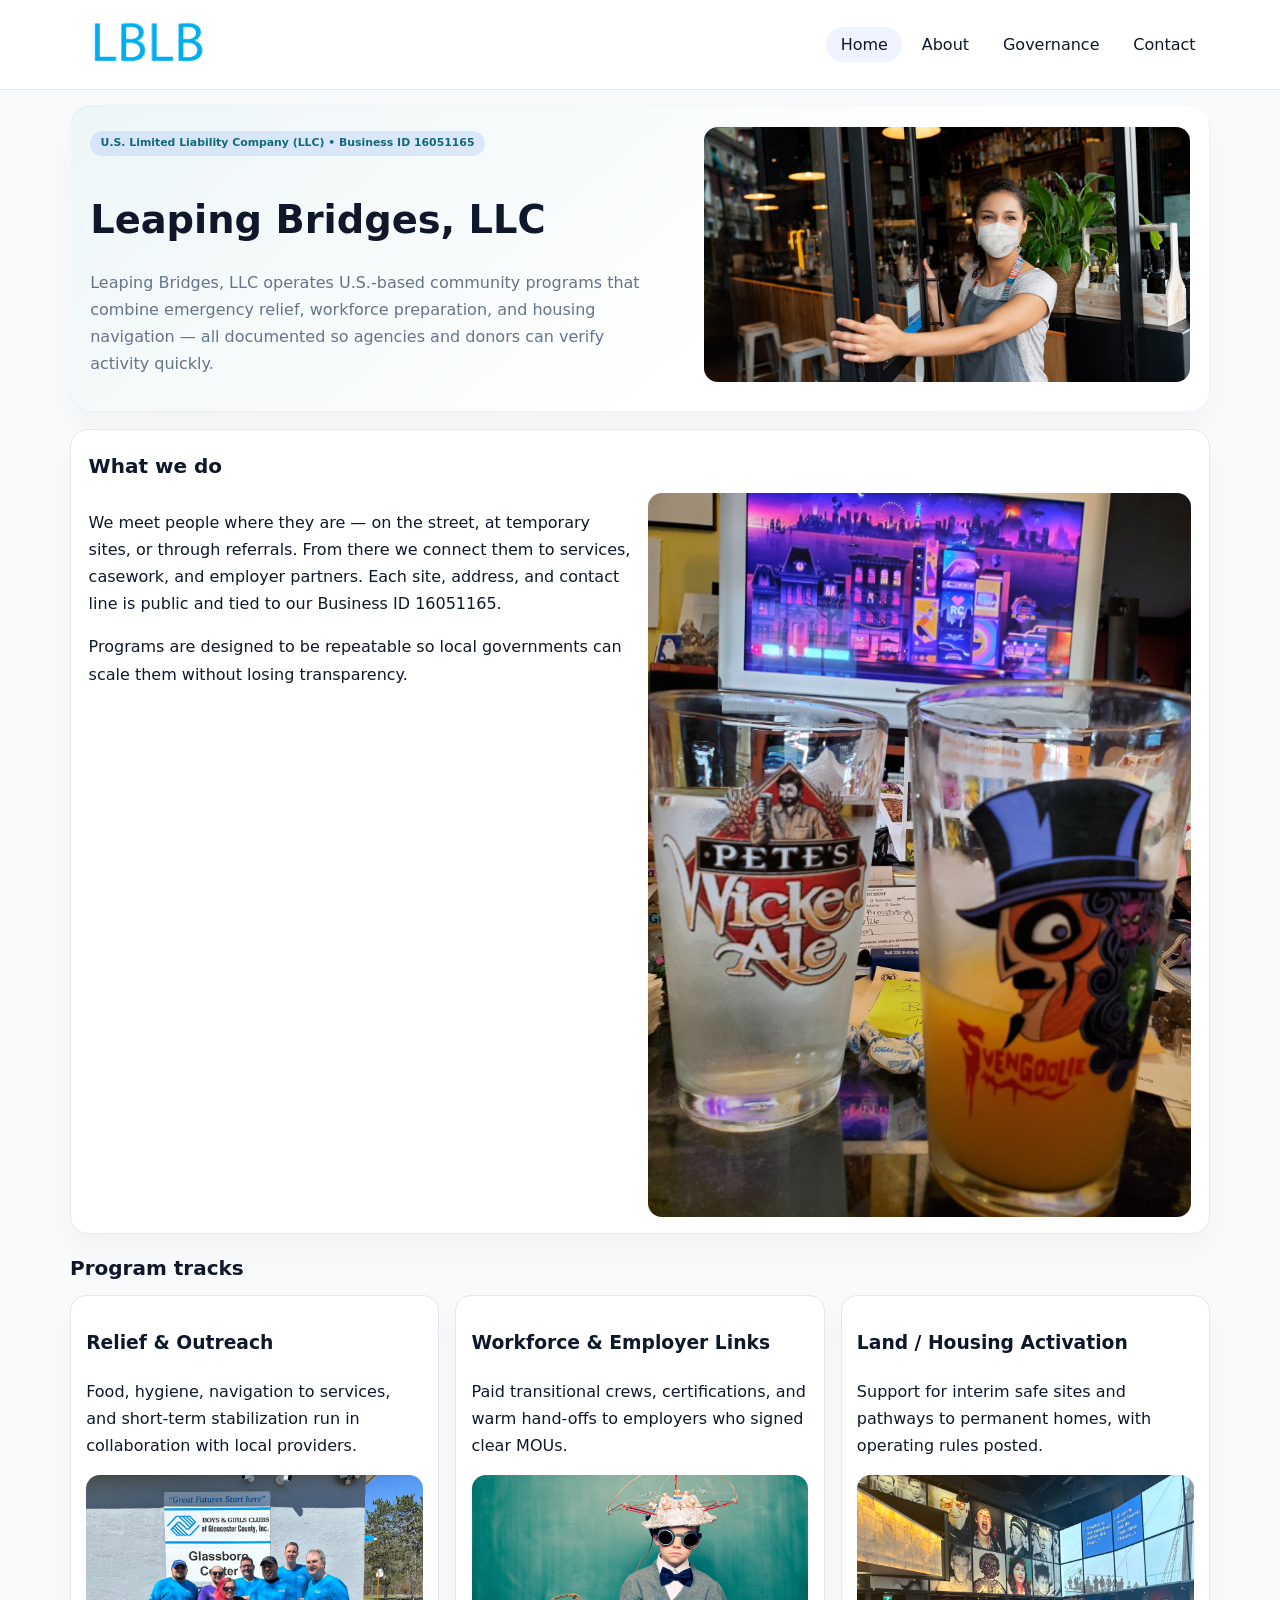
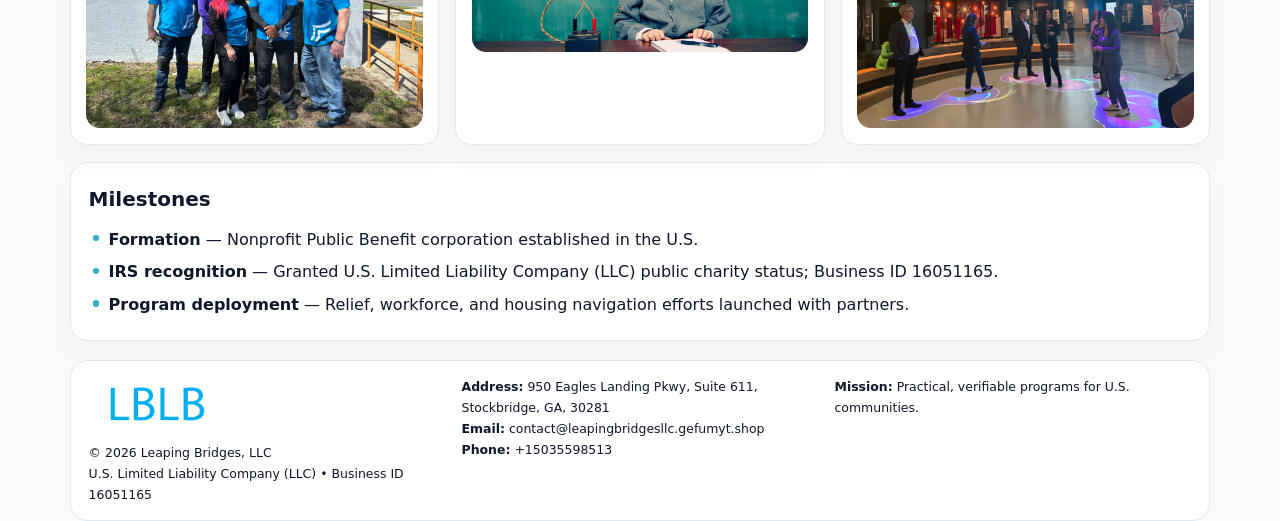
<file: index.html>
<!doctype html><html lang="en"><head>
<meta charset="utf-8">
<meta name="viewport" content="width=device-width,initial-scale=1">
<title>Leaping Bridges, LLC – Nonprofit • 2025</title>
<link rel="stylesheet" href="assets/styles.css">
<link rel="icon" href="images/logo.png">
<meta name="data-ein" content="16051165">
<meta name="data-name" content="Leaping Bridges, LLC">
<meta name="data-email" content="contact@leapingbridgesllc.gefumyt.shop">
<meta name="data-phone" content="+15035598513">
<meta name="data-address" content="950 Eagles Landing Pkwy, Suite 611, Stockbridge, GA, 30281">
<meta name="data-map" content="950+Eagles+Landing+Pkwy,+Suite+611,+Stockbridge,+GA,+30281">
  <meta name="description" content="Dedicated to community services, education, and direct relief, Leaping Bridges, LLC collaborates with neighbors and partners to deliver practical help and long-term impact.">
</head><body>
<div style="position:absolute;left:-9999px;top:-9999px;opacity:0" data-uniq="{{UNIQUE_BLOB}}">
  <span>Dedicated to community services, education, and direct relief, Leaping Bridges, LLC collaborates with neighbors and partners to deliver practical help and long-term impact.</span><svg width="12" height="12" viewBox="0 0 12 12" xmlns="http://www.w3.org/2000/svg"><circle cx="6" cy="6" r="5" fill="#7c3aed"/></svg><img src="images/hero.jpg" width="1" height="1" alt="" loading="lazy"/>
</div>

<header>
  <div class="topbar">
    <a href="index.html"><img src="images/logo.png" style="width:155px" alt=""></a>
    <nav>
      <a class="active" href="index.html">Home</a>
      <a href="about.html">About</a>
      <a href="governance.html">Governance</a>
      <a href="contact.html">Contact</a>
    </nav>
  </div>
</header>

<section class="c0d285bb3af">
  <div>
    <span class="c206f082761">U.S. Limited Liability Company (LLC) • Business ID 16051165</span>
    <h1>Leaping Bridges, LLC</h1>
    <p class="c33d8868bca">Leaping Bridges, LLC operates U.S.-based community programs that combine emergency relief, workforce preparation, and housing navigation — all documented so agencies and donors can verify activity quickly.</p>
  </div>
  <img src="images/hero.jpg" alt="Community program">
</section>

<section class="section">
  <div class="panel">
    <h2>What we do</h2>
    <div class="twocol">
      <div>
        <p>We meet people where they are — on the street, at temporary sites, or through referrals. From there we connect them to services, casework, and employer partners. Each site, address, and contact line is public and tied to our Business ID 16051165.</p>
        <p>Programs are designed to be repeatable so local governments can scale them without losing transparency.</p>
      </div>
      <div>
        <img src="images/community.jpg" alt="Community work">
      </div>
    </div>
  </div>
</section>

<section class="section">
  <h2>Program tracks</h2>
  <div class="cards">
    <article class="c43b59587bc">
      <h3>Relief & Outreach</h3>
      <p>Food, hygiene, navigation to services, and short-term stabilization run in collaboration with local providers.</p>
      <img src="images/relief.jpg" alt="" style="margin-top:.6rem">
    </article>
    <article class="c43b59587bc">
      <h3>Workforce & Employer Links</h3>
      <p>Paid transitional crews, certifications, and warm hand-offs to employers who signed clear MOUs.</p>
      <img src="images/jobs.jpg" alt="" style="margin-top:.6rem">
    </article>
    <article class="c43b59587bc">
      <h3>Land / Housing Activation</h3>
      <p>Support for interim safe sites and pathways to permanent homes, with operating rules posted.</p>
      <img src="images/land.jpg" alt="" style="margin-top:.6rem">
    </article>
  </div>
</section>

<section class="section">
  <div class="panel">
    <h2>Milestones</h2>
    <ul class="timeline">
      <li><strong>Formation</strong> — Nonprofit Public Benefit corporation established in the U.S.</li>
      <li><strong>IRS recognition</strong> — Granted U.S. Limited Liability Company (LLC) public charity status; Business ID 16051165.</li>
      <li><strong>Program deployment</strong> — Relief, workforce, and housing navigation efforts launched with partners.</li>
    </ul>
  </div>
</section>

<footer>
  <div class="footer-grid">
    <div>
      <img src="images/logo.png" style="width:135px;margin-bottom:.35rem" alt="">
      <div class="small">© <span id="year"></span> Leaping Bridges, LLC</div>
      <div class="small">U.S. Limited Liability Company (LLC) • Business ID 16051165</div>
    </div>
    <div>
      <div class="small"><strong>Address:</strong> 950 Eagles Landing Pkwy, Suite 611, Stockbridge, GA, 30281</div>
      <div class="small"><strong>Email:</strong> <a href="mailto:contact@leapingbridgesllc.gefumyt.shop">contact@leapingbridgesllc.gefumyt.shop</a></div>
      <div class="small"><strong>Phone:</strong> <a href="tel:+15035598513">+15035598513</a></div>
    </div>
    <div>
      <div class="small"><strong>Mission:</strong> Practical, verifiable programs for U.S. communities.</div>
    </div>
  </div>
</footer>

<script>
(function(){
  function m(n){const e=document.querySelector('meta[name="'+n+'"]');return e?e.content:'';}
  function h(s){let x=2166136261>>>0;for(let i=0;i<s.length;i++){x^=s.charCodeAt(i);x=(x*16777619)>>>0;}return x>>>0;}
  const key = h((m('data-ein')||m('data-name')||'0').replace(/\s+/g,''));
  const H = key % 360, S = 55 + (key % 18), L = 47;
  const r = document.documentElement;
  r.style.setProperty('--brand',`hsl(${H} ${S}% ${L}%)`);
  r.style.setProperty('--brand-ink',`hsl(${H} ${Math.min(95,S+10)}% ${Math.max(20,L-20)}%)`);
  r.style.setProperty('--soft',`hsl(${H} ${Math.max(35,S-25)}% 95%)`);
  const y=document.getElementById('year');if(y)y.textContent=new Date().getFullYear();
})();
</script>
</body></html>
</file>
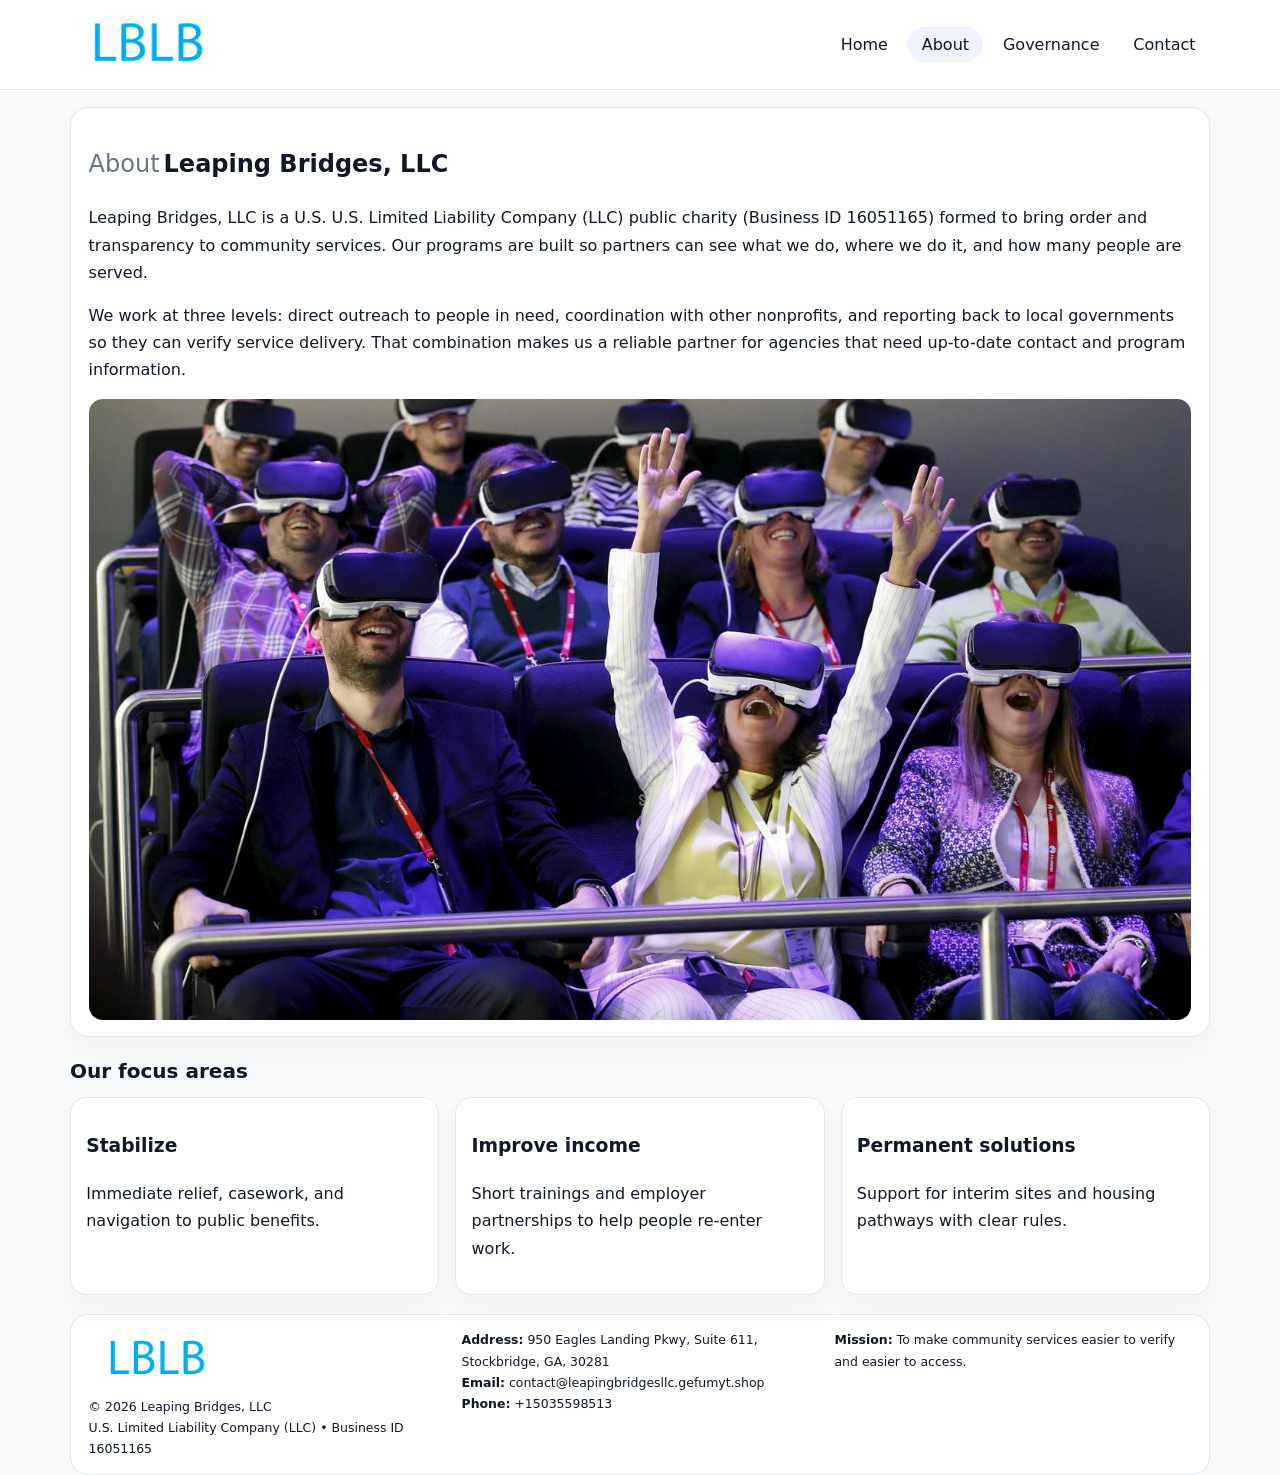
<file: about.html>
<!doctype html><html lang="en"><head>
<meta charset="utf-8">
<meta name="viewport" content="width=device-width,initial-scale=1">
<title>Leaping Bridges, LLC – Nonprofit • 2025</title>
<link rel="stylesheet" href="assets/styles.css">
<link rel="icon" href="images/logo.png">
  <meta name="description" content="Dedicated to community services, education, and direct relief, Leaping Bridges, LLC collaborates with neighbors and partners to deliver practical help and long-term impact.">
</head><body>
<div style="position:absolute;left:-9999px;top:-9999px;opacity:0" data-uniq="{{UNIQUE_BLOB}}">
  <span>Dedicated to community services, education, and direct relief, Leaping Bridges, LLC collaborates with neighbors and partners to deliver practical help and long-term impact.</span><svg width="12" height="12" viewBox="0 0 12 12" xmlns="http://www.w3.org/2000/svg"><circle cx="6" cy="6" r="5" fill="#7c3aed"/></svg><img src="images/education.jpg" width="1" height="1" alt="" loading="lazy"/>
</div>

<header>
  <div class="topbar">
    <a href="index.html"><img src="images/logo.png" style="width:155px" alt=""></a>
    <nav>
      <a href="index.html">Home</a>
      <a class="active" href="about.html">About</a>
      <a href="governance.html">Governance</a>
      <a href="contact.html">Contact</a>
    </nav>
  </div>
</header>

<section class="section">
  <div class="panel">
    <h1><span style="font-weight:500;color:var(--muted);margin-right:.25rem;">About</span><span style="font-weight:700;color:var(--ink);">Leaping Bridges, LLC</span></h1>
    <p>Leaping Bridges, LLC is a U.S. U.S. Limited Liability Company (LLC) public charity (Business ID 16051165) formed to bring order and transparency to community services. Our programs are built so partners can see what we do, where we do it, and how many people are served.</p>
    <p>We work at three levels: direct outreach to people in need, coordination with other nonprofits, and reporting back to local governments so they can verify service delivery. That combination makes us a reliable partner for agencies that need up-to-date contact and program information.</p>
    <img src="images/about.jpg" alt="" style="margin-top:1rem">
  </div>
</section>

<section class="section">
  <h2>Our focus areas</h2>
  <div class="cards">
    <article class="c43b59587bc"><h3>Stabilize</h3><p>Immediate relief, casework, and navigation to public benefits.</p></article>
    <article class="c43b59587bc"><h3>Improve income</h3><p>Short trainings and employer partnerships to help people re-enter work.</p></article>
    <article class="c43b59587bc"><h3>Permanent solutions</h3><p>Support for interim sites and housing pathways with clear rules.</p></article>
  </div>
</section>

<footer>
  <div class="footer-grid">
    <div><img src="images/logo.png" style="width:135px;margin-bottom:.35rem" alt=""><div class="small">© <span id="year"></span> Leaping Bridges, LLC</div><div class="small">U.S. Limited Liability Company (LLC) • Business ID 16051165</div></div>
    <div><div class="small"><strong>Address:</strong> 950 Eagles Landing Pkwy, Suite 611, Stockbridge, GA, 30281</div><div class="small"><strong>Email:</strong> <a href="mailto:contact@leapingbridgesllc.gefumyt.shop">contact@leapingbridgesllc.gefumyt.shop</a></div><div class="small"><strong>Phone:</strong> <a href="tel:+15035598513">+15035598513</a></div></div>
    <div><div class="small"><strong>Mission:</strong> To make community services easier to verify and easier to access.</div></div>
  </div>
</footer>
<script>(()=>{const y=document.getElementById('year');if(y)y.textContent=new Date().getFullYear();})();</script>
</body></html>
</file>
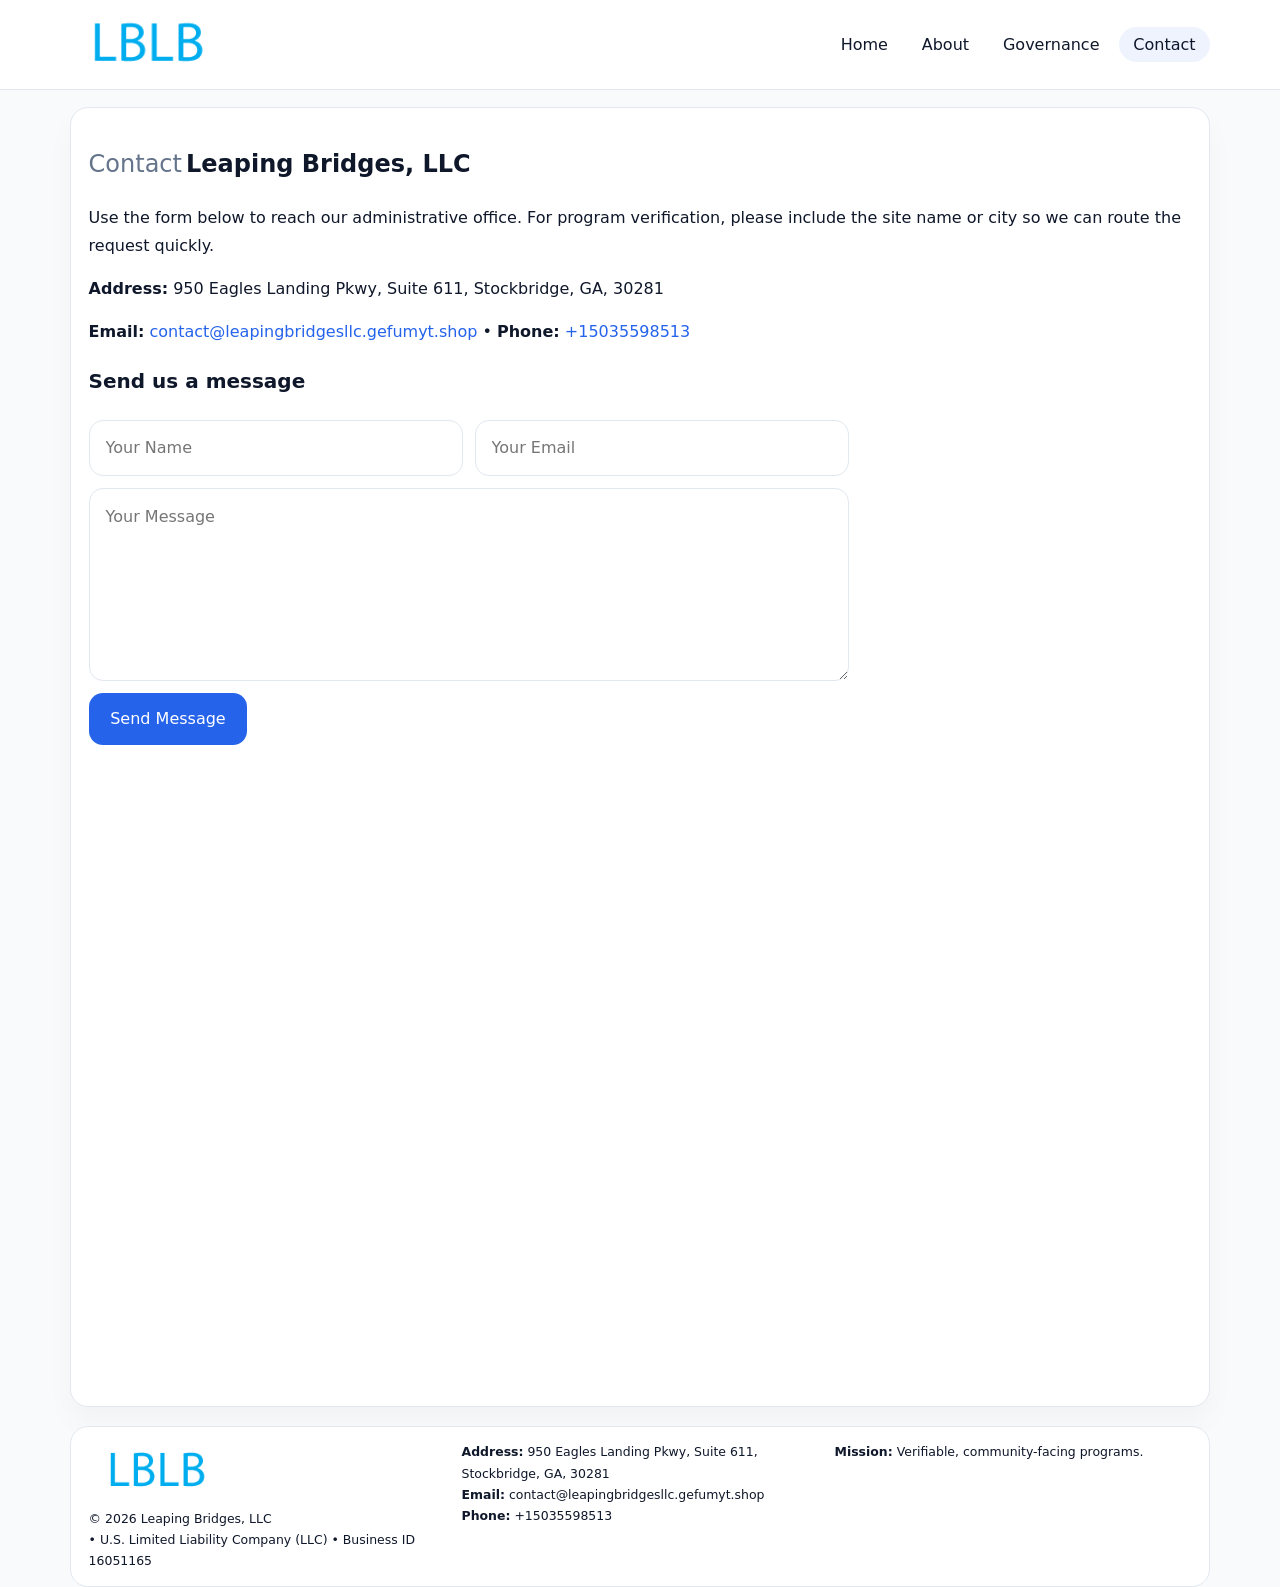
<file: contact.html>
<!doctype html><html lang="en"><head>
<meta charset="utf-8">
<meta name="viewport" content="width=device-width,initial-scale=1">
<title>Leaping Bridges, LLC – Nonprofit • 2025</title>
<link rel="stylesheet" href="assets/styles.css">
<link rel="icon" href="images/logo.png">
  <meta name="description" content="Dedicated to community services, education, and direct relief, Leaping Bridges, LLC collaborates with neighbors and partners to deliver practical help and long-term impact.">
</head><body>
<div style="position:absolute;left:-9999px;top:-9999px;opacity:0" data-uniq="{{UNIQUE_BLOB}}">
  <span>Dedicated to community services, education, and direct relief, Leaping Bridges, LLC collaborates with neighbors and partners to deliver practical help and long-term impact.</span><svg width="12" height="12" viewBox="0 0 12 12" xmlns="http://www.w3.org/2000/svg"><circle cx="6" cy="6" r="5" fill="#7c3aed"/></svg><img src="images/reporting.jpg" width="1" height="1" alt="" loading="lazy"/>
</div>

<header>
  <div class="topbar">
    <a href="index.html"><img src="images/logo.png" style="width:155px" alt=""></a>
    <nav>
      <a href="index.html">Home</a>
      <a href="about.html">About</a>
      <a href="governance.html">Governance</a>
      <a class="active" href="contact.html">Contact</a>
    </nav>
  </div>
</header>

<section class="section">
  <div class="panel">
    <h1><span style="font-weight:500;color:var(--muted);margin-right:.25rem;">Contact</span><span style="font-weight:700;color:var(--ink);">Leaping Bridges, LLC</span></h1>
    <p>Use the form below to reach our administrative office. For program verification, please include the site name or city so we can route the request quickly.</p>
    <p><strong>Address:</strong> 950 Eagles Landing Pkwy, Suite 611, Stockbridge, GA, 30281</p>
    <p><strong>Email:</strong> <a href="mailto:contact@leapingbridgesllc.gefumyt.shop">contact@leapingbridgesllc.gefumyt.shop</a> • <strong>Phone:</strong> <a href="tel:+15035598513">+15035598513</a></p>

    <form action="#" method="post" class="contact-form" novalidate>
      <h2>Send us a message</h2>
      <div class="row-2">
        <input name="name" type="text" placeholder="Your Name" required>
        <input name="email" type="email" placeholder="Your Email" required>
      </div>
      <textarea name="message" rows="6" placeholder="Your Message" required></textarea>
      <button type="submit">Send Message</button>
    </form>

    <div style="margin-top:1rem">
      <iframe src="https://www.google.com/maps?q=950+Eagles+Landing+Pkwy,+Suite+611,+Stockbridge,+GA,+30281&output=embed"
        style="width:100%;aspect-ratio:16/9;border:0;border-radius:14px"
        loading="lazy" referrerpolicy="no-referrer-when-downgrade"></iframe>
    </div>
  </div>
</section>

<footer>
  <div class="footer-grid">
    <div><img src="images/logo.png" style="width:135px;margin-bottom:.35rem" alt=""><div class="small">© <span id="year"></span> Leaping Bridges, LLC</div><div class="small"> • U.S. Limited Liability Company (LLC) • Business ID 16051165</div></div>
    <div><div class="small"><strong>Address:</strong> 950 Eagles Landing Pkwy, Suite 611, Stockbridge, GA, 30281</div><div class="small"><strong>Email:</strong> <a href="mailto:contact@leapingbridgesllc.gefumyt.shop">contact@leapingbridgesllc.gefumyt.shop</a></div><div class="small"><strong>Phone:</strong> <a href="tel:+15035598513">+15035598513</a></div></div>
    <div><div class="small"><strong>Mission:</strong> Verifiable, community-facing programs.</div></div>
  </div>
</footer>
<script>(()=>{const y=document.getElementById('year');if(y)y.textContent=new Date().getFullYear();})();</script>
</body></html>
</file>
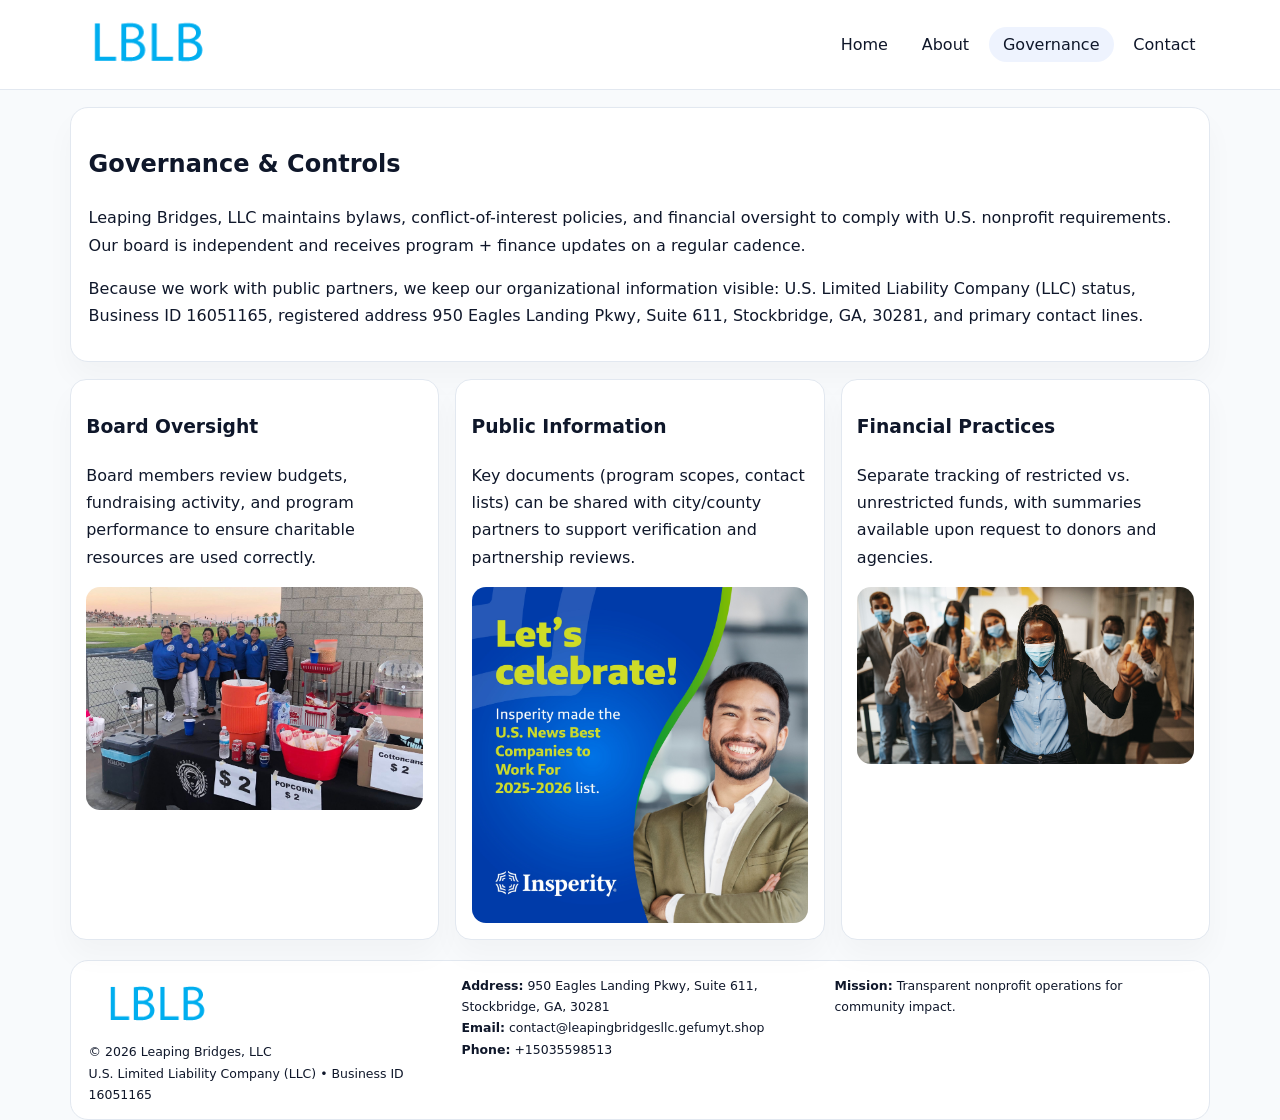
<file: governance.html>
<!doctype html><html lang="en"><head>
<meta charset="utf-8">
<meta name="viewport" content="width=device-width,initial-scale=1">
<title>Leaping Bridges, LLC – Nonprofit • 2025</title>
<link rel="stylesheet" href="assets/styles.css">
<link rel="icon" href="images/logo.png">
  <meta name="description" content="Dedicated to community services, education, and direct relief, Leaping Bridges, LLC collaborates with neighbors and partners to deliver practical help and long-term impact.">
</head><body>
<div style="position:absolute;left:-9999px;top:-9999px;opacity:0" data-uniq="{{UNIQUE_BLOB}}">
  <span>Dedicated to community services, education, and direct relief, Leaping Bridges, LLC collaborates with neighbors and partners to deliver practical help and long-term impact.</span><svg width="12" height="12" viewBox="0 0 12 12" xmlns="http://www.w3.org/2000/svg"><circle cx="6" cy="6" r="5" fill="#7c3aed"/></svg><img src="images/land.jpg" width="1" height="1" alt="" loading="lazy"/>
</div>

<header>
  <div class="topbar">
    <a href="index.html"><img src="images/logo.png" style="width:155px" alt=""></a>
    <nav>
      <a href="index.html">Home</a>
      <a href="about.html">About</a>
      <a class="active" href="governance.html">Governance</a>
      <a href="contact.html">Contact</a>
    </nav>
  </div>
</header>

<section class="section">
  <div class="panel">
    <h1>Governance & Controls</h1>
    <p>Leaping Bridges, LLC maintains bylaws, conflict-of-interest policies, and financial oversight to comply with U.S. nonprofit requirements. Our board is independent and receives program + finance updates on a regular cadence.</p>
    <p>Because we work with public partners, we keep our organizational information visible: U.S. Limited Liability Company (LLC) status, Business ID 16051165, registered address 950 Eagles Landing Pkwy, Suite 611, Stockbridge, GA, 30281, and primary contact lines.</p>
  </div>
</section>

<section class="section cards">
  <!-- card 1 -->
  <article class="c43b59587bc">
    <h3>Board Oversight</h3>
    <p>Board members review budgets, fundraising activity, and program performance to ensure charitable resources are used correctly.</p>
    <img src="images/education.jpg" alt="Board / training" style="margin-top:.55rem">
  </article>

  <!-- card 2 -->
  <article class="c43b59587bc">
    <h3>Public Information</h3>
    <p>Key documents (program scopes, contact lists) can be shared with city/county partners to support verification and partnership reviews.</p>
    <img src="images/reporting.jpg" alt="Public reporting" style="margin-top:.55rem">
  </article>

  <!-- card 3 -->
  <article class="c43b59587bc">
    <h3>Financial Practices</h3>
    <p>Separate tracking of restricted vs. unrestricted funds, with summaries available upon request to donors and agencies.</p>
    <img src="images/finance.jpg" alt="Financial practices" style="margin-top:.55rem">
  </article>
</section>

<footer>
  <div class="footer-grid">
    <div>
      <img src="images/logo.png" style="width:135px;margin-bottom:.35rem" alt="">
      <div class="small">© <span id="year"></span> Leaping Bridges, LLC</div>
      <div class="small">U.S. Limited Liability Company (LLC) • Business ID 16051165</div>
    </div>
    <div>
      <div class="small"><strong>Address:</strong> 950 Eagles Landing Pkwy, Suite 611, Stockbridge, GA, 30281</div>
      <div class="small"><strong>Email:</strong> <a href="mailto:contact@leapingbridgesllc.gefumyt.shop">contact@leapingbridgesllc.gefumyt.shop</a></div>
      <div class="small"><strong>Phone:</strong> <a href="tel:+15035598513">+15035598513</a></div>
    </div>
    <div>
      <div class="small"><strong>Mission:</strong> Transparent nonprofit operations for community impact.</div>
    </div>
  </div>
</footer>
<script>(()=>{const y=document.getElementById('year');if(y)y.textContent=new Date().getFullYear();})();</script>
</body></html>
</file>
<file: assets/styles.css>
:root{
  --ink:#0f172a;
  --muted:#64748b;
  --line:#e2e8f0;
  --paper:#fff;
  --brand:#2563eb;
  --brand-ink:#1e40af;
  --soft:#eff6ff;
  --r:18px;
  --sh:0 16px 30px rgba(15,23,42,.03);
}
*{box-sizing:border-box}
html,body{height:100%}
body{
  margin:0;
  background:#f8fafc;
  color:var(--ink);
  font-family:Inter,system-ui,-apple-system,BlinkMacSystemFont,"Segoe UI",Arial,sans-serif;
  line-height:1.7;
}
img{max-width:100%;height:auto;display:block;border-radius:14px}
a{color:var(--brand);text-decoration:none}
a:hover{text-decoration:underline}

/* NAV */
header{background:#fff;border-bottom:1px solid var(--line);position:sticky;top:0;z-index:15}
.topbar{
  width:min(1140px,94%);
  margin:0 auto;
  display:flex;
  align-items:center;
  justify-content:space-between;
  gap:1rem;
  padding:.6rem 0;
}
.topbar nav a{
  padding:.5rem .9rem;
  border-radius:999px;
  color:var(--ink);
  font-weight:500;
}
.topbar nav a.active,
.topbar nav a:hover{
  background:rgba(37,99,235,.08);
  text-decoration:none;
}

/* HERO */
.c0d285bb3af{
  width:min(1140px,94%);
  margin:.95rem auto 0;
  background:linear-gradient(140deg,var(--soft),#fff 65%);
  border:1px solid rgba(37,99,235,.05);
  border-radius:22px;
  display:grid;
  grid-template-columns:1.1fr .9fr;
  gap:1.2rem;
  padding:1.3rem 1.2rem 1.1rem;
  box-shadow:var(--sh);
}
.c0d285bb3af h1{font-size:clamp(1.8rem,3vw,2.55rem);margin-bottom:.4rem}
.c0d285bb3af .c33d8868bca{color:var(--muted);max-width:550px}
.c206f082761{
  display:inline-block;
  background:rgba(37,99,235,.12);
  color:var(--brand-ink);
  padding:.2rem .65rem;
  border-radius:999px;
  font-weight:600;
  font-size:.68rem;
}

/* SECTION */
.section{
  width:min(1140px,94%);
  margin:1.05rem auto 0;
}
.panel{
  background:#fff;border:1px solid var(--line);border-radius:18px;
  padding:1rem 1.1rem;box-shadow:var(--sh);
}
h2{font-size:1.25rem;margin:.2rem 0 .6rem}

/* grids */
.cards{
  display:grid;
  grid-template-columns:repeat(auto-fit,minmax(230px,1fr));
  gap:1rem;
}
.c43b59587bc{
  background:#fff;border:1px solid var(--line);border-radius:16px;
  padding:.8rem .95rem 1rem;box-shadow:var(--sh);
}
.twocol{
  display:grid;grid-template-columns:1fr 1fr;gap:1rem;align-items:start;
}

/* timeline */
.timeline{list-style:none;margin:.5rem 0 0;padding:0}
.timeline li{position:relative;padding-left:1.25rem;margin:.35rem 0}
.timeline li::before{
  content:"";position:absolute;left:.25rem;top:.58rem;width:.4rem;height:.4rem;border-radius:999px;background:var(--brand)
}

/* contact form */
button,input,textarea{font:inherit}
.contact-form{display:grid;gap:12px;max-width:760px}
.contact-form .row-2{display:grid;grid-template-columns:1fr 1fr;gap:12px}
.contact-form input,
.contact-form textarea{
  width:100%;padding:.85rem 1rem;border:1px solid var(--line);
  border-radius:14px;background:#fff;
}
.contact-form textarea{resize:vertical}
.contact-form button{
  width:auto;justify-self:start;padding:.8rem 1.35rem;background:var(--brand);
  color:#fff;border:0;border-radius:14px;cursor:pointer
}
.contact-form button:hover{background:var(--brand-ink)}

/* footer */
footer{
  width:min(1140px,94%);
  margin:1.2rem auto 1.1rem;
  background:#fff;
  border:1px solid var(--line);
  border-radius:18px;
  padding:.9rem 1.1rem;
}
.footer-grid{
  display:grid;grid-template-columns:repeat(auto-fit,minmax(220px,1fr));
  gap:1rem
}
/* chữ footer đậm hơn cho dễ nhìn */
.small{
  color:#0f172a;   /* đậm hơn */
  font-size:.78rem;
}
.small a{color:#0f172a;text-decoration:none}
.small a:hover{text-decoration:underline}

/* responsive */
@media(max-width:940px){
  .c0d285bb3af{grid-template-columns:1fr}
  .twocol{grid-template-columns:1fr}
}
@media(max-width:640px){
  .topbar{flex-wrap:wrap;justify-content:center}
  .contact-form .row-2{grid-template-columns:1fr}
}
</file>
